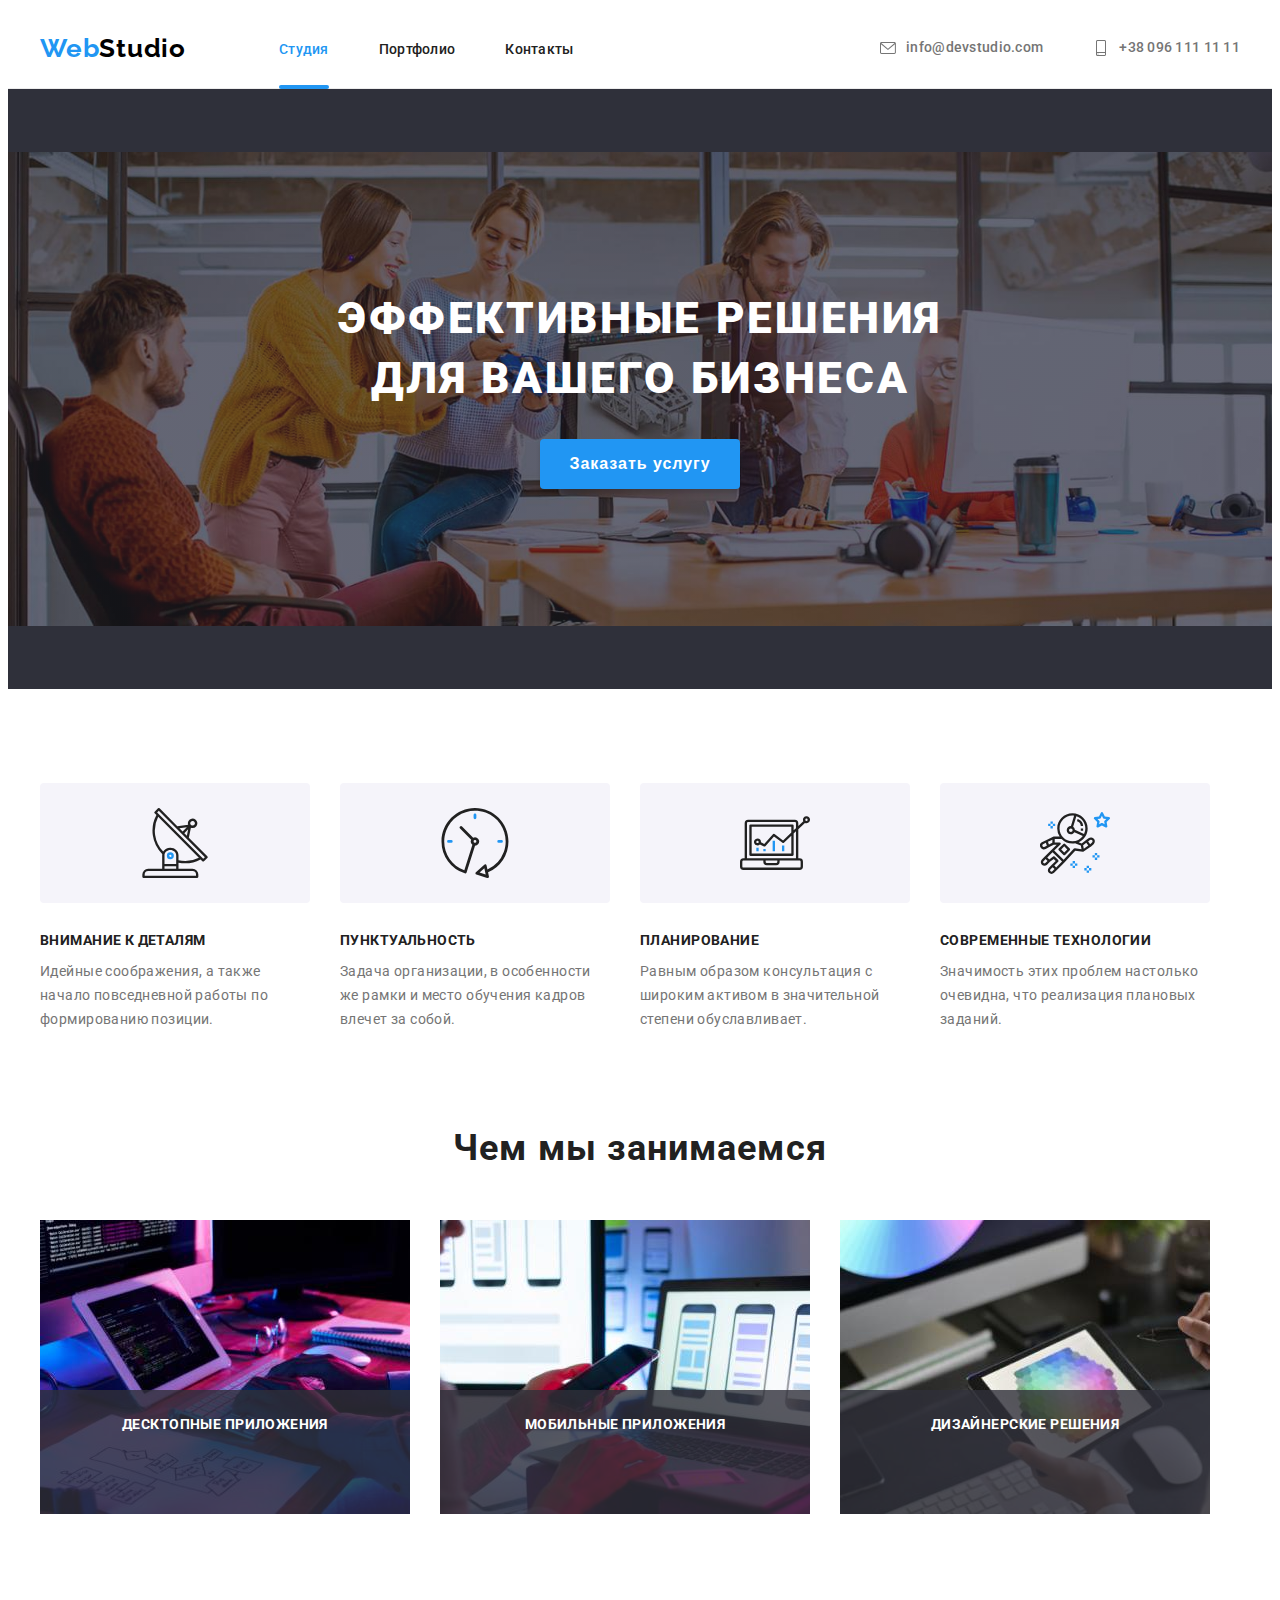
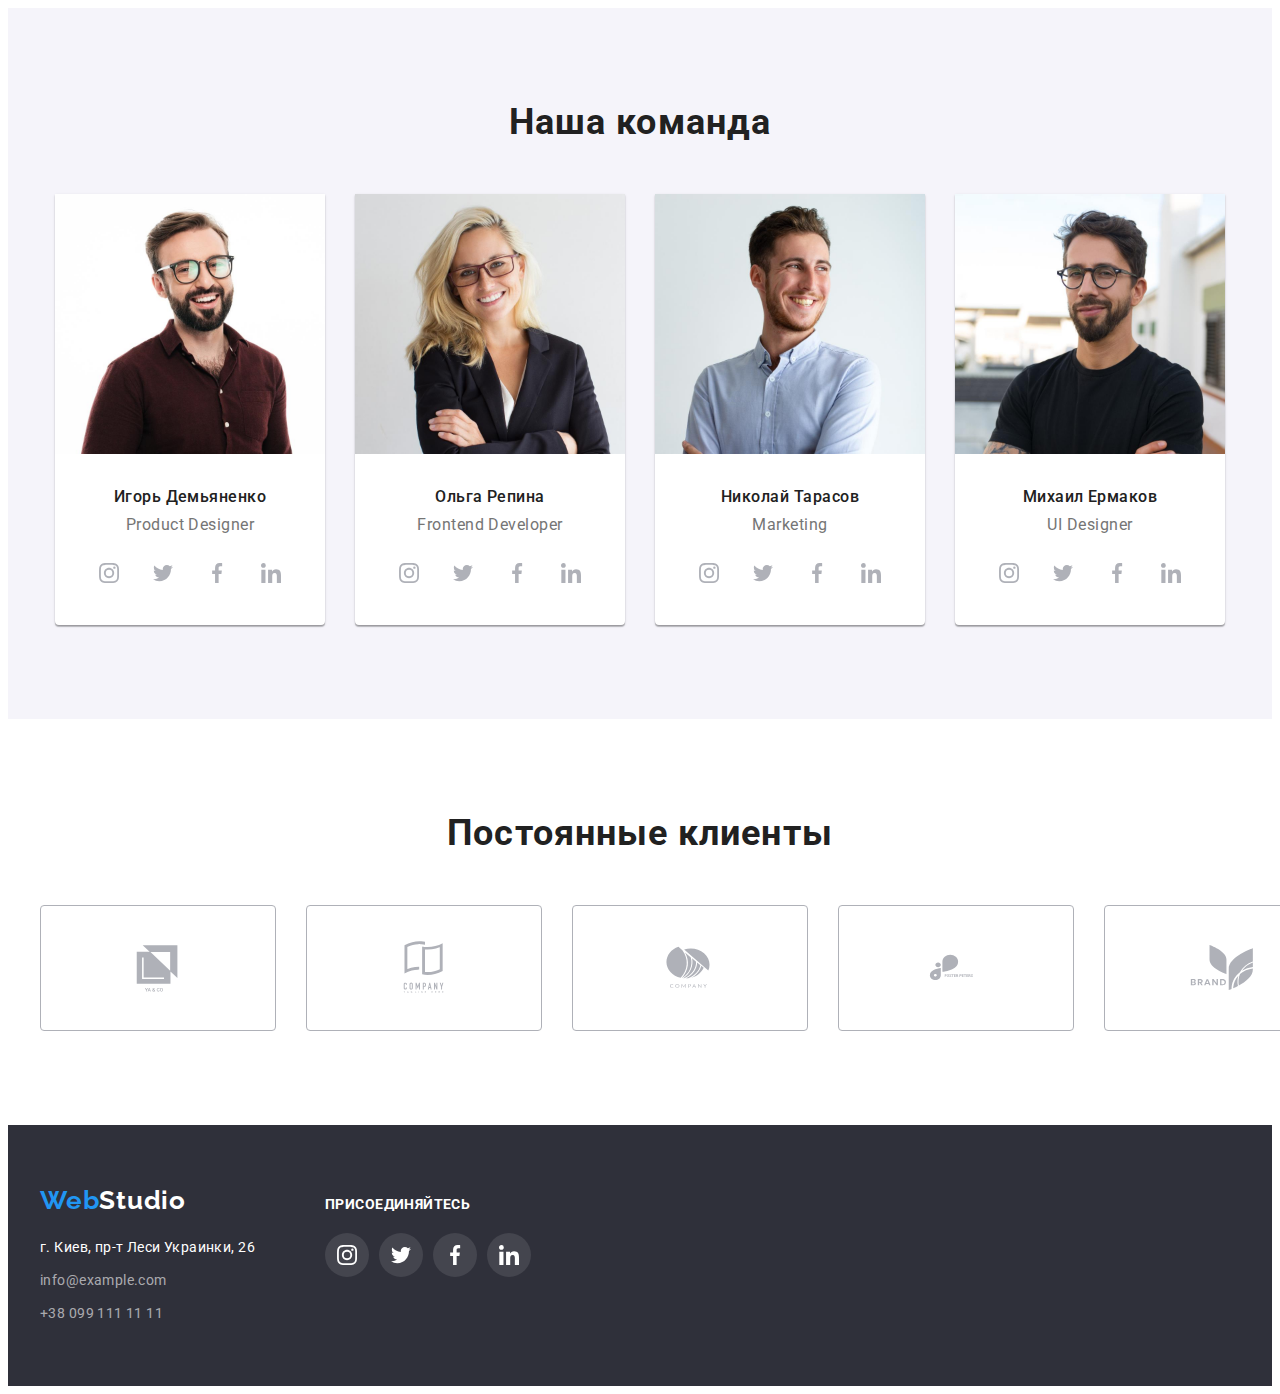
<file: index.html>
<!DOCTYPE html>
<html lang="ru">
<head>
    <meta charset="UTF-8">
    <meta http-equiv="X-UA-Compatible" content="IE=edge">
    <meta name="viewport" content="width=device-width, initial-scale=1.0">
    <title>WebStudio</title>
    <link rel="preconnect" href="https://fonts.googleapis.com">
    <link rel="preconnect" href="https://fonts.gstatic.com" crossorigin>
    <link href="https://fonts.googleapis.com/css2?family=Raleway:wght@700&family=Roboto:wght@400;500;700;900&display=swap" rel="stylesheet">
    <link rel="stylesheet" href="https://cdnjs.cloudflare.com/ajax/libs/modern-normalize/1.1.0/modern-normalize.min.css"
        integrity="sha512-wpPYUAdjBVSE4KJnH1VR1HeZfpl1ub8YT/NKx4PuQ5NmX2tKuGu6U/JRp5y+Y8XG2tV+wKQpNHVUX03MfMFn9Q=="
        crossorigin="anonymous" referrerpolicy="no-referrer" />
    <link rel="stylesheet" href="./css/style.css">
</head>
<body>
    <!-- шапка сайта -->
    <header class="header">
        <div class="header-container container">
                <nav class="header-nav">
                <a class="header-logo link" href="./index.html">Web<span class="second-logo">Studio</span> </a>
                <ul class="header-list list">
                    <li class="header-item">
                        <a class="header-link link current" href="./index.html">Студия</a>
                    </li>
                    <li class="header-item">
                        <a class="header-link link" href="./portfolio.html">Портфолио</a>
                    </li>
                    <li class="header-item">
                        <a class="header-link link" href="">Контакты</a>
                    </li>
                </ul>
            </nav>
            <ul class="header-contacts list">
                <li class="header-contacts-item" > 
                <a class="header-contacts link" href="mailto:info@devstudio.com">
                    <svg class="contacts-icon">
                        <use href="./images/icons.svg#icon-mail"></use>
                    </svg> 
                    info@devstudio.com
                    </a>
                </li>
                <li class="header-contacts-item" >
                    <a class="header-contacts link" href="tel:+380961111111">
                        <svg class="contacts-icon">
                            <use href="./images/icons.svg#icon-smartphone"></use>
                        </svg>
                        +38 096 111 11 11
                    </a>
                </li>
            </ul>
        </div>
    </header>
    <main>
        <!-- герой -->
        <section class="hero">
            <div class="hero-container container">
            <h1 class="hero-title">Эффективные решения для вашего бизнеса</h1>
                <button class="hero-btn" type="button" data-modal-open>Заказать услугу </button>
            </div>
        </section>
        <!--  приимущества -->
        <section class="advantages">
            <div class="container">
            <h2 aria-label="Наши приимущества"></h2>
            <ul class="advantages-list list">
                <li class="advantages-item ">
                    <div class="advantage-icon-bgc">
                        <svg class="advantages-item-icon" >
                            <use href="./images/icons.svg#icon-antenna">
                            </use>
                        </svg>
                    </div>
                    <h3 class="advantages-title">Внимание к деталям</h3>
                    <p class="advantages-text">Идейные соображения, а также начало повседневной работы по формированию позиции.</p>
                </li>
                <li class="advantages-item">
                    <div class="advantage-icon-bgc">
                        <svg class="advantages-item-icon">
                            <use href="./images/icons.svg#icon-clock">
                            </use>
                        </svg>
                    </div>
                    <h3 class="advantages-title">Пунктуальность</h3>
                    <p class="advantages-text">Задача организации, в особенности же рамки и место обучения кадров влечет за собой.</p>
                </li>
                <li class="advantages-item">
                    <div class="advantage-icon-bgc">
                        <svg class="advantages-item-icon">
                            <use href="./images/icons.svg#icon-diagram">
                            </use>
                        </svg>
                    </div>
                    <h3 class="advantages-title">Планирование</h3>
                    <p class="advantages-text">Равным образом консультация с широким активом в значительной степени обуславливает.</p>
                </li>
                <li class="advantages-item">
                    <div class="advantage-icon-bgc">
                        <svg class="advantages-item-icon">
                            <use href="./images/icons.svg#icon-astronaut">
                            </use>
                        </svg>
                    </div>
                    <h3 class="advantages-title">Современные технологии</h3>
                    <p class="advantages-text">Значимость этих проблем настолько очевидна, что реализация плановых заданий.</p>
                </li>
            </ul>
            </div>
        </section>
        <!-- чем мы занимаемся -->
        <section class="we-doing">
            <div class="container">
            <h2 class="we-doing-title">Чем мы занимаемся</h2>
            <ul class="we-doing-list list">
                <li class="we-doing-item">
                    <div class="we-doing-wraper">
                        <img src="./images/img-we-doing1.jpg" alt="Работа на планшете с клавиатурой" width="370" height="294">
                        <p class="we-doing-text">Десктопные приложения</p>
                    </div>
                </li>
                <li class="we-doing-item">
                    <div class="we-doing-wraper">
                        <img src="./images/img-we-doing2.jpg" alt="Работа на планшете с клавиатурой" width="370" height="294">
                        <p class="we-doing-text">Мобильные приложения</p>
                    </div>
                </li>
                <li class="we-doing-item">
                    <div class="we-doing-wraper">
                        <img src="./images/img-we-doing3.jpg" alt="Работа на планшете с клавиатурой" width="370" height="294">
                        <p class="we-doing-text">Дизайнерские решения</p>
                    </div>
                </li>
            </ul>
            </div>
        </section>
        <!-- команда -->
        <section class="team">
            <h2 class="team-title">Наша команда</h2>
            <ul class="team-list list" >
                <li class="team-item">
                    <img src="./images/img-team1.jpg" alt="Мужчина в очках" width="270" height="260">
                    <div class="team-item-container">
                    <h3 class="team-item-title">Игорь Демьяненко</h3>
                    <p class="team-item-text"><span lang="en">Product Designer</span></p>
                    <ul class="team-social-list">
                        <li class="team-social-item"> 
                            <a class="team-social-link" target="_blank" href="https://www.instagram.com/?hl=ru">
                                <svg class="team-social-icon" width="20" height="20">
                                    <use href="./images/icons.svg#icon-instagram">
                                    </use>
                                </svg>
                            </a>
                        </li>
                        <li class="team-social-item">
                            <a class="team-social-link" target="_blank" href="https://twitter.com/?lang=ru">
                                <svg class="team-social-icon" width="20" height="20">
                                    <use href="./images/icons.svg#icon-twitter">
                                    </use>
                                </svg>
                            </a>
                        </li>
                        <li class="team-social-item">
                            <a class="team-social-link" target="_blank" href="https://uk-ua.facebook.com/">
                                <svg class="team-social-icon" width="20" height="20">
                                    <use href="./images/icons.svg#icon-facebook">
                                    </use>
                                </svg>
                            </a>
                        </li>
                        <li class="team-social-item">
                            <a class="team-social-link" target="_blank" href="https://ru.linkedin.com/">
                                <svg class="team-social-icon" width="20" height="20">
                                    <use href="./images/icons.svg#icon-linkedin">
                                    </use>
                                </svg>
                            </a>
                        </li>
                    </ul>
                    </div>
                </li>
                <li class="team-item">
                    <img src="./images/img-team2.jpg" alt="Девушка в очках" width="270" height="260">
                    <div class="team-item-container">
                    <h3 class="team-item-title">Ольга Репина</h3>
                    <p class="team-item-text"><span lang="en">Frontend Developer</span></p>
                    <ul class="team-social-list">
                        <li class="team-social-item">
                            <a class="team-social-link" href="">
                                <svg class="team-social-icon" width="20" height="20">
                                    <use href="./images/icons.svg#icon-instagram">
                                    </use>
                                </svg>
                            </a>
                        </li>
                        <li class="team-social-item">
                            <a class="team-social-link" href="">
                                <svg class="team-social-icon" width="20" height="20">
                                    <use href="./images/icons.svg#icon-twitter">
                                    </use>
                                </svg>
                            </a>
                        </li>
                        <li class="team-social-item">
                            <a class="team-social-link" href="">
                                <svg class="team-social-icon" width="20" height="20">
                                    <use href="./images/icons.svg#icon-facebook">
                                    </use>
                                </svg>
                            </a>
                        </li>
                        <li class="team-social-item">
                            <a class="team-social-link" href="">
                                <svg class="team-social-icon" width="20" height="20">
                                    <use href="./images/icons.svg#icon-linkedin">
                                    </use>
                                </svg>
                            </a>
                        </li>
                    </ul>
                    </div>
                </li>
                <li class="team-item">
                    <img src="./images/img-team3.jpg" alt="Мужчина с бородой" width="270" height="260">
                    <div class="team-item-container">
                    <h3 class="team-item-title">Николай Тарасов</h3>
                    <p class="team-item-text"><span lang="en">Marketing</span></p>
                    <ul class="team-social-list">
                        <li class="team-social-item">
                            <a class="team-social-link" href="">
                                <svg class="team-social-icon" width="20" height="20">
                                    <use href="./images/icons.svg#icon-instagram">
                                    </use>
                                </svg>
                            </a>
                        </li>
                        <li class="team-social-item">
                            <a class="team-social-link" href="">
                                <svg class="team-social-icon" width="20" height="20">
                                    <use href="./images/icons.svg#icon-twitter">
                                    </use>
                                </svg>
                            </a>
                        </li>
                        <li class="team-social-item">
                            <a class="team-social-link" href="">
                                <svg class="team-social-icon" width="20" height="20">
                                    <use href="./images/icons.svg#icon-facebook">
                                    </use>
                                </svg>
                            </a>
                        </li>
                        <li class="team-social-item">
                            <a class="team-social-link" href="">
                                <svg class="team-social-icon" width="20" height="20">
                                    <use href="./images/icons.svg#icon-linkedin">
                                    </use>
                                </svg>
                            </a>
                        </li>
                    </ul>
                    </div>
                </li>
                <li class="team-item">
                    <img src="./images/img-team4.jpg" alt="Мужчина с бородой в очках" width="270" height="260">
                    <div class="team-item-container">
                    <h3 class="team-item-title">Михаил Ермаков</h3>
                    <p class="team-item-text"><span lang="en">UI Designer</span></p>
                    <ul class="team-social-list">
                        <li class="team-social-item">
                            <a class="team-social-link" href="">
                                <svg class="team-social-icon" width="20" height="20">
                                    <use href="./images/icons.svg#icon-instagram">
                                    </use>
                                </svg>
                            </a>
                        </li>
                        <li class="team-social-item">
                            <a class="team-social-link" href="">
                                <svg class="team-social-icon" width="20" height="20">
                                    <use href="./images/icons.svg#icon-twitter">
                                    </use>
                                </svg>
                            </a>
                        </li>
                        <li class="team-social-item">
                            <a class="team-social-link" href="">
                                <svg class="team-social-icon" width="20" height="20">
                                    <use href="./images/icons.svg#icon-facebook">
                                    </use>
                                </svg>
                            </a>
                        </li>
                        <li class="team-social-item">
                            <a class="team-social-link" href="">
                                <svg class="team-social-icon" width="20" height="20">
                                    <use href="./images/icons.svg#icon-linkedin">
                                    </use>
                                </svg>
                            </a>
                        </li>
                    </ul>
                    </div>
                </li>
            </ul>
        </section>
                    <!-----------------------------Постоянные клиенты ------------------------->
        <section class="clients">
            <div class="container">
            <h2  class="clients-title">Постоянные клиенты</h2>
            <ul class="clients-icon-list">
                <li class="clients-item-list">
                    <a href="" class="clients-icon-link">
                        <svg class="clients-icon">
                            <use href="./images/icons.svg#icon-client-one"></use>
                        </svg>
                    </a>
                </li>
                <li class="clients-item-list">
                    <a href="" class="clients-icon-link">
                        <svg class="clients-icon">
                            <use href="./images/icons.svg#icon-client-two"></use>
                        </svg>
                    </a>
                </li>
                <li class="clients-item-list">
                    <a href="" class="clients-icon-link">
                        <svg class="clients-icon">
                            <use href="./images/icons.svg#icon-client-three"></use>
                        </svg>
                    </a>
                </li>
                <li class="clients-item-list">
                    <a href="" class="clients-icon-link">
                        <svg class="clients-icon">
                            <use href="./images/icons.svg#icon-client-fourth"></use>
                        </svg>
                    </a>
                </li>
                <li class="clients-item-list">
                    <a href="" class="clients-icon-link">
                        <svg class="clients-icon">
                            <use href="./images/icons.svg#icon-client-five"></use>
                        </svg>
                    </a>
                </li>
                <li class="clients-item-list">
                    <a href="" class="clients-icon-link">
                        <svg class="clients-icon">
                            <use href="./images/icons.svg#icon-client-six"></use>
                        </svg>
                    </a>
                </li>
            </ul>
            </div>
        </section> 
    </main>
    <!-- футер -->
    <footer class="footer">
        <div class="container footer-base">
            <div>
                <a class="footer-logo link" href="./index.html">Web<span class="footer-second-logo">Studio</span> </a>
            <address class="footer-adress">
                <ul class="footer-list list">
                    <li class="footer-item">
                        <a class="footer-link link" target="_blank" href="https://goo.gl/maps/xMHKZM8JpJUc79RT8" target="_blank">г. Киев, пр-т Леси
                            Украинки, 26</a>
                    </li>
                    <li class="footer-item">
                        <a class="footer-mail link" href="mailto:info@example.com">info@example.com</a>
                    </li>
                    <li class="footer-item">
                        <a class="footer-tel link" href="tel:+380991111111">+38 099 111 11 11</a>
                    </li>
                </ul>
            </address>
            </div>
            <div class="subsribe">
                <h2 class="conect-title">присоединяйтесь</h2>
                <ul class="footer-social-list">
                    <li class="footer-social-item">
                        <a class="footer-social-link" target="_blank" href="https://www.instagram.com/?hl=ru">
                            <svg class="footer-social-icon" width="20" height="20">
                                <use href="./images/icons.svg#icon-instagram">
                                </use>
                            </svg>
                        </a>
                    </li>
                    <li class="footer-social-item">
                        <a class="footer-social-link" target="_blank" href="https://twitter.com/?lang=ru">
                            <svg class="footer-social-icon" width="20" height="20">
                                <use href="./images/icons.svg#icon-twitter">
                                </use>
                            </svg>
                        </a>
                    </li>
                    <li class="footer-social-item">
                        <a class="footer-social-link" target="_blank" href="https://uk-ua.facebook.com/">
                            <svg class="footer-social-icon" width="20" height="20">
                                <use href="./images/icons.svg#icon-facebook">
                                        
                                </use>
                            </svg>
                        </a>
                    </li>
                    <li class="footer-social-item">
                        <a class="footer-social-link" target="_blank" href="https://ru.linkedin.com/">
                            <svg class="footer-social-icon" width="20" height="20">
                                <use href="./images/icons.svg#icon-linkedin">
                                </use>
                            </svg>
                        </a>
                        </li>
                </ul>
            </div>
        </div>
    </footer>
    <div class="backdrop is-hidden" data-modal>
        <div class="modal">
            <button type="button" class="modal-close" data-modal-close>
                <svg class="close-icon" width="18" height="18">
                    <use href="./images/icons.svg#icon-close"></use>
                </svg>
            </button>
        </div>
    </div>
    <script src="./js/modal.js"></script>
</body>
</html>
</file>
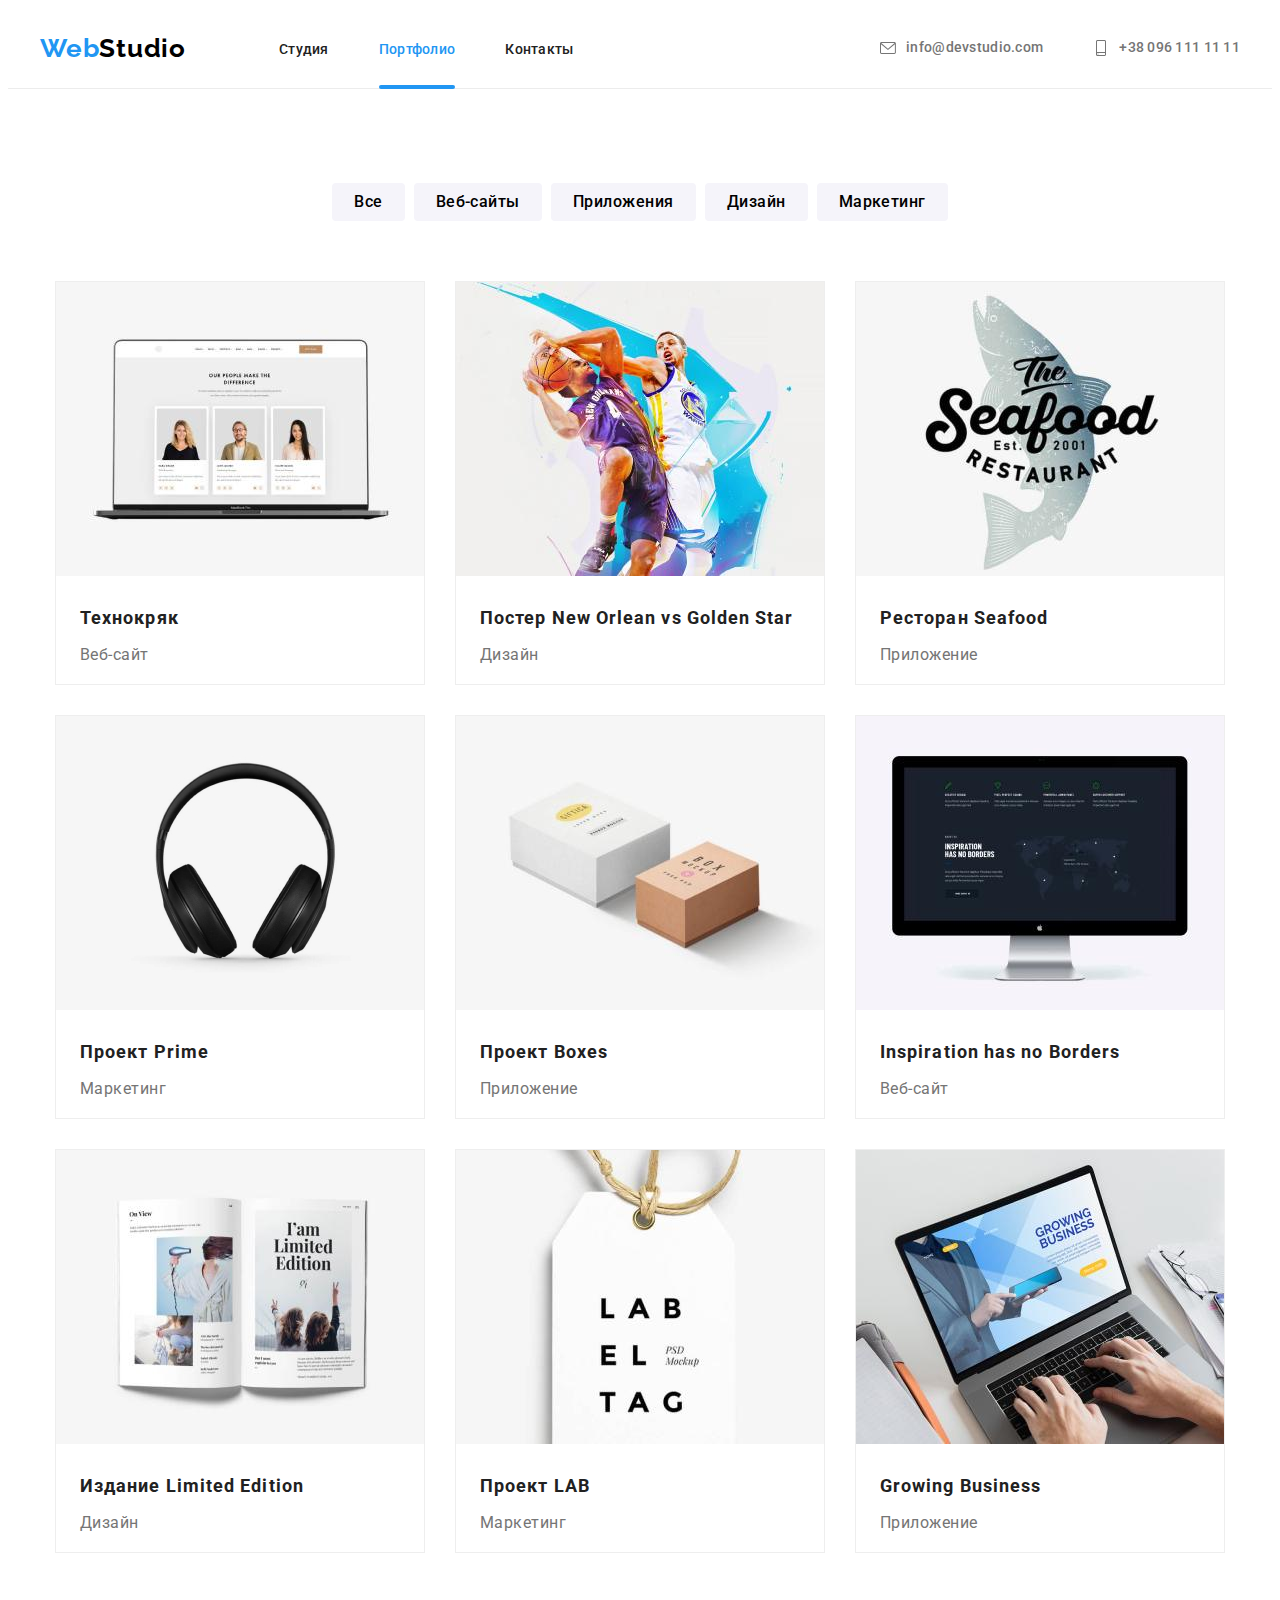
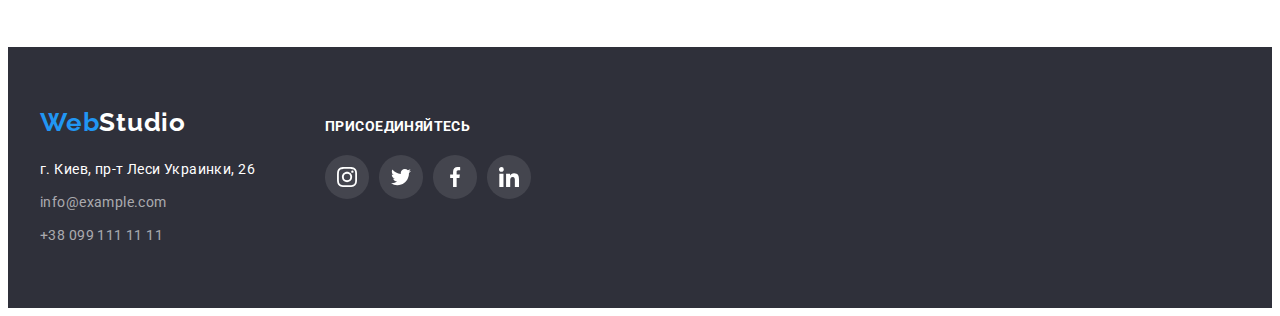
<file: portfolio.html>
<!DOCTYPE html>
<html lang="ru">
<head>
    <meta charset="UTF-8">
    <meta http-equiv="X-UA-Compatible" content="IE=edge">
    <meta name="viewport" content="width=device-width, initial-scale=1.0">
    <title>Portfolio</title>
<link rel="preconnect" href="https://fonts.googleapis.com">
<link rel="preconnect" href="https://fonts.gstatic.com" crossorigin>
<link href="https://fonts.googleapis.com/css2?family=Raleway:wght@700&family=Roboto:wght@400;500;700;900&display=swap" rel="stylesheet">
<link rel="stylesheet" href="https://cdnjs.cloudflare.com/ajax/libs/modern-normalize/1.1.0/modern-normalize.min.css"
    integrity="sha512-wpPYUAdjBVSE4KJnH1VR1HeZfpl1ub8YT/NKx4PuQ5NmX2tKuGu6U/JRp5y+Y8XG2tV+wKQpNHVUX03MfMFn9Q=="
    crossorigin="anonymous" referrerpolicy="no-referrer" />
<link rel="stylesheet" href="./css/style.css">
</head>
<body>
    <!-- шапка сайта -->
    <header class="header">
        <div class="header-container container">
            <nav class="header-nav">
                <a class="header-logo link" href="./index.html">Web<span class="second-logo">Studio</span> </a>
                <ul class="header-list list">
                    <li class="header-item">
                        <a class="header-link link " href="./index.html">Студия</a>
                    </li>
                    <li class="header-item">
                        <a class="header-link link current" href="./portfolio.html">Портфолио</a>
                    </li>
                    <li class="header-item">
                        <a class="header-link link" href="">Контакты</a>
                    </li>
                </ul>
            </nav>
            <ul class="header-contacts list">
                <li class="header-contacts-item">
                    <a class="header-contacts link" href="mailto:info@devstudio.com">
                        <svg class="contacts-icon">
                            <use href="./images/icons.svg#icon-mail"></use>
                        </svg>
                        info@devstudio.com
                    </a>
                </li>
                <li class="header-contacts-item">
                    <a class="header-contacts link" href="tel:+380961111111">
                        <svg class="contacts-icon">
                            <use href="./images/icons.svg#icon-smartphone"></use>
                        </svg>
                        +38 096 111 11 11
                    </a>
                </li>
            </ul>
        </div>
    </header>
        <main>
            <!-- кнопки проектов -->
            <h1 aria-label="Портфолио"></h1>
            <section class="main">
                <div class="container">
            <ul class="main-list-btn list" >
                <li class="main-item-btn ">
                    <button class="main-btn " type="button">Все</button>
                </li>
                <li class="main-item-btn">
                    <button class="main-btn " type="button">Веб-сайты</button>
                </li>
                <li class="main-item-btn">
                    <button class="main-btn " type="button">Приложения</button>
                </li>
                <li class="main-item-btn">
                    <button class="main-btn " type="button">Дизайн</button>
                </li>
                <li class="main-item-btn">
                    <button class="main-btn " type="button">Маркетинг</button>
                </li>
            </ul>
            <!-- проекты -->
            <h2 aria-label="Проекты"></h2>
            <ul class="main-projeckt-list list">
                <li class="projeckt-item">
                    <a class="projeck-link" href="">
                        <div class="projeckt-wraper">
                    <img src="./images/img-prod1.jpg" alt="сайт на ноутбуке" width="370" height="294">
                    <p class="projeckt-wraper-text">Технокряк это современная площадка распространения коронавируса. Компании используют эту платформу для цифрового
                    шпионажа и атак на защищённые сервера конкурентов.</p>
                    </div>
                    <div class="projeckt-item-container">
                        <h3 class="projeckt-title">Технокряк</h3>
                        <p class="projeckt-text">Веб-сайт</p>
                        </a>
                    </div>
                </li>
                <li class="projeckt-item">
                    <a class="projeck-link" href="">
                        <div class="projeckt-wraper">
                    <img src="./images/img-prod2.jpg" alt="дизайн постера" width="370" height="294">
                    <p class="projeckt-wraper-text">Технокряк это современная площадка распространения коронавируса. Компании используют эту платформу для цифрового
                    шпионажа и атак на защищённые сервера конкурентов.</p>
                    </div>
                    <div class="projeckt-item-container">
                        <h3 class="projeckt-title">Постер <span lang="en">New Orlean vs Golden Star</span></h3>
                        <p class="projeckt-text">Дизайн</p>
                    </div>
                    </a>
                </li>
                <li class="projeckt-item">
                    <a class="projeck-link" href="">
                        <div class="projeckt-wraper">
                            <img src="./images/img-prod3.jpg" alt="логотип ресторана" width="370" height="294">
                            <p class="projeckt-wraper-text">Технокряк это современная площадка распространения коронавируса. Компании используют эту платформу для цифрового
                    шпионажа и атак на защищённые сервера конкурентов.</p>
                        </div>
                    <div class="projeckt-item-container">
                        <h3 class="projeckt-title">Ресторан <span lang="en">Seafood</span></h3>
                        <p class="projeckt-text">Приложение</p>
                    </div>
                    </a>
                </li>
                <li class="projeckt-item">
                    <a class="projeck-link" href="">
                        <div class="projeckt-wraper">
                    <img src="./images/img-prod4.jpg" alt="наушники" width="370" height="294">
                    <p class="projeckt-wraper-text">Технокряк это современная площадка распространения коронавируса. Компании используют эту платформу для цифрового
                    шпионажа и атак на защищённые сервера конкурентов.</p>
                    </div>
                    <div class="projeckt-item-container">
                        <h3 class="projeckt-title">Проект <span>Prime</span></h3>
                        <p class="projeckt-text">Маркетинг</p>
                    </div>
                    </a>
                </li>
                <li class="projeckt-item">
                    <a class="projeck-link" href="">
                        <div class="projeckt-wraper">
                    <img src="./images/img-prod5.jpg" alt="две коробки" width="370" height="294">
                    <p class="projeckt-wraper-text">Технокряк это современная площадка распространения коронавируса. Компании используют эту платформу для цифрового
                    шпионажа и атак на защищённые сервера конкурентов.</p>
                    </div>
                    <div class="projeckt-item-container">
                        <h3 class="projeckt-title">Проект <span lang="en">Boxes</span></h3>
                        <p class="projeckt-text">Приложение</p>
                    </div>
                    </a>
                </li>
                <li class="projeckt-item"> 
                    <a class="projeck-link" href="">
                        <div class="projeckt-wraper">
                    <img src="./images/img-prod6.jpg" alt="изображение сайта на мониторе" width="370" height="294">
                    <p class="projeckt-wraper-text">Технокряк это современная площадка распространения коронавируса. Компании используют эту платформу для цифрового
                    шпионажа и атак на защищённые сервера конкурентов.</p>
                    </div>
                    <div class="projeckt-item-container">
                        <h3 class="projeckt-title"><span lang="en">Inspiration has no Borders</span></h3>
                        <p class="projeckt-text">Веб-сайт</p>
                    </div>
                    </a>
                </li>
                <li class="projeckt-item">
                    <a class="projeck-link" href="">
                        <div class="projeckt-wraper">
                    <img src="./images/img-prod7.jpg" alt="журнал на сером фоне" width="370" height="294">
                    <p class="projeckt-wraper-text">Технокряк это современная площадка распространения коронавируса. Компании используют эту платформу для цифрового
                    шпионажа и атак на защищённые сервера конкурентов.</p>
                    </div>
                    <div class="projeckt-item-container"
                        ><h3 class="projeckt-title">Издание <span lang="en">Limited Edition</span></h3>
                        <p class="projeckt-text">Дизайн</p>
                    </div>
                    </a>
                </li>
                <li class="projeckt-item">
                    <a class="projeck-link" href="">
                        <div class="projeckt-wraper">
                    <img src="./images/img-prod8.jpg" alt="логотип проекта" width="370" height="294">
                    <p class="projeckt-wraper-text">Технокряк это современная площадка распространения коронавируса. Компании используют эту платформу для цифрового
                    шпионажа и атак на защищённые сервера конкурентов.</p>
                    </div>
                    <div class="projeckt-item-container">
                        <h3 class="projeckt-title">Проект <span lang="en">LAB</span></h3>
                        <p class="projeckt-text">Маркетинг</p>
                    </div>
                    </a>
                </li>
                <li class="projeckt-item">
                    <a class="projeck-link" href="">
                        <div class="projeckt-wraper">
                    <img src="./images/img-prod9.jpg" alt="приложение на ноутбуке" width="370" height="294">
                    <p class="projeckt-wraper-text">Технокряк это современная площадка распространения коронавируса. Компании используют эту платформу для цифрового
                    шпионажа и атак на защищённые сервера конкурентов.</p>
                    </div>
                    <div class="projeckt-item-container">
                        <h3 class="projeckt-title"><span lang="en">Growing Business</span></h3>
                    <p class="projeckt-text">Приложение</p>
                    </div>
                    </a>
                </li>
            </ul>
            </div>
            </section>
        </main>
    <!-- футер -->
    <footer class="footer">
        <div class="container footer-base">
            <div>
                <a class="footer-logo link" href="./index.html">Web<span class="footer-second-logo">Studio</span> </a>
                <address class="footer-adress">
                    <ul class="footer-list list">
                        <li class="footer-item">
                            <a class="footer-link link" target="_blank" href="https://goo.gl/maps/xMHKZM8JpJUc79RT8"
                                target="_blank">г. Киев, пр-т Леси
                                Украинки, 26</a>
                        </li>
                        <li class="footer-item">
                            <a class="footer-mail link" href="mailto:info@example.com">info@example.com</a>
                        </li>
                        <li class="footer-item">
                            <a class="footer-tel link" href="tel:+380991111111">+38 099 111 11 11</a>
                        </li>
                    </ul>
                </address>
            </div>
            <div class="subsribe">
                <h2 class="conect-title">присоединяйтесь</h2>
                <ul class="footer-social-list">
                    <li class="footer-social-item">
                        <a class="footer-social-link" target="_blank" href="https://www.instagram.com/?hl=ru">
                            <svg class="footer-social-icon" width="20" height="20">
                                <use href="./images/icons.svg#icon-instagram">
                                </use>
                            </svg>
                        </a>
                    </li>
                    <li class="footer-social-item">
                        <a class="footer-social-link" target="_blank" href="https://twitter.com/?lang=ru">
                            <svg class="footer-social-icon" width="20" height="20">
                                <use href="./images/icons.svg#icon-twitter">
                                </use>
                            </svg>
                        </a>
                    </li>
                    <li class="footer-social-item">
                        <a class="footer-social-link" target="_blank" href="https://uk-ua.facebook.com/">
                            <svg class="footer-social-icon" width="20" height="20">
                                <use href="./images/icons.svg#icon-facebook">
                                </use>
                            </svg>
                        </a>
                    </li>
                    <li class="footer-social-item">
                        <a class="footer-social-link" target="_blank" href="https://ru.linkedin.com/">
                            <svg class="footer-social-icon" width="20" height="20">
                                <use href="./images/icons.svg#icon-linkedin">
                                </use>
                            </svg>
                        </a>
                    </li>
                </ul>
            </div>
        </div>
    </footer>
</body>
</html>
</file>
<file: css/style.css>
:root {
  --first-title-color: #ffffff;
  --second-tittle-color: #212121;
  --accent-color: #2196f3;
  --first-text-color: #757575;
  --adress-color: rgba(255, 255, 255, 0.6);
  --first-background-color: #ffffff;
  --hero-background-color: #2f303a;
  --main-background-color: #e5e5e5;
  --team-background-color: #f5f4fa;
}

body {
  font-family: "Roboto", sans-serif;
  background-color: #ffffff;
  font-style: normal;
}

p,
h1,
h2,
h3,
h4,
h5,
h6 {
  margin: 0px;
}

ul {
  margin: 0;
  padding: 0;
  list-style: none;
}

.link {
  text-decoration: none;
}

.container {
  width: 1200px;
  padding-right: 15px;
  padding-left: 15px;
  margin: 0 auto;
}

/* -------------------------------------------стилизация хедера------------------------------------- */

.header {
  border-bottom: 1px solid #ececec;
}

.header-logo {
  font-family: Raleway;
  font-weight: 700;
  font-size: 26px;
  line-height: 1.19;
  letter-spacing: 0.03em;
  color: var(--accent-color);
  margin-right: 93px;
}

.second-logo {
  font-family: Raleway;
  font-weight: 700;
  font-size: 26px;
  line-height: 1.19;
  letter-spacing: 0.03em;
  color: #000000;
}

.header-container {
  display: flex;
  align-items: center;
  width: 1200px;
  height: 80px;
}

.header-nav {
  display: flex;
  align-items: center;
}

.header-list {
  display: flex;
}

.header-contacts {
  display: flex;
  margin-left: auto;
}

.header-contacts-item {
  display: inline-block;
  align-items: baseline;
}

.header-contacts-item:not(:first-child) {
  margin-left: 50px;
}

.contacts-icon {
  fill: currentColor;
  margin-right: 10px;
  width: 16px;
  height: 16px;
}

.header-item:not(:last-child) {
  margin-right: 50px;
}

.header-link {
  font-style: normal;
  font-weight: 500;
  font-size: 14px;
  line-height: 1.14;
  letter-spacing: 0.02em;
  color: var(--second-tittle-color);
  padding-top: 32px;
  padding-bottom: 32px;
  transition-property: color;
  transition-duration: 250ms;
  transition-timing-function: cubic-bezier(0.4, 0, 0.2, 1);
  position: relative;
}

.header-contacts {
  font-style: normal;
  font-weight: 500;
  font-size: 14px;
  line-height: 1.14;
  letter-spacing: 0.02em;
  color: var(--first-text-color);
  padding-top: 32px;
  padding-bottom: 32px;
  transition-property: color;
  transition-duration: 250ms;
  transition-timing-function: cubic-bezier(0.4, 0, 0.2, 1);
}

/* .header-mail {
  font-style: normal;
  font-weight: 500;
  font-size: 14px;
  line-height: 1.14;
  letter-spacing: 0.02em;
  color: var(--first-text-color);
  padding-top: 32px;
  padding-bottom: 32px;
} */

.header-link:hover,
.header-link:focus {
  color: var(--accent-color);
}

.header-contacts:hover,
.header-contacts:focus {
  color: var(--accent-color);
}

.current {
  color: var(--accent-color);
}
.current::after {
  content: "";
  width: 100%;
  height: 4px;
  background-color: var(--accent-color);
  position: absolute;
  left: 0;
  bottom: 0;
  border-radius: 10px;
}

/* ---------------------------------------------стилизация героя----------------------------------- */
.hero {
  background-color: var(--hero-background-color);
  background-image: linear-gradient(
      rgba(47, 48, 58, 0.4),
      rgba(47, 48, 58, 0.4)
    ),
    url(../images/hero-bg.jpg);
  background-repeat: no-repeat;
  background-position: center;
  background-size: contain;
  max-width: 1600px;
  height: 600px;
  margin: 0 auto;
}

.hero-container {
  padding-top: 200px;
  padding-bottom: 200px;
}

.hero-title {
  font-weight: 900;
  font-size: 44px;
  line-height: 1.36;
  text-align: center;
  letter-spacing: 0.06em;
  text-transform: uppercase;
  color: #ffffff;
  width: 696px;
  height: 120px;
  margin: auto;
  margin-bottom: 30px;
}

.hero-btn {
  font-weight: 700;
  font-size: 16px;
  line-height: 1.87;
  justify-content: center;
  display: flex;
  align-items: center;
  text-align: center;
  letter-spacing: 0.06em;
  color: var(--first-title-color);
  background: #2196f3;
  box-shadow: 0px 4px 4px rgba(0, 0, 0, 0.15);
  border-radius: 4px;
  cursor: pointer;
  width: 200px;
  height: 50px;
  border: 0px;
  margin: auto;
  transition: transform 250ms cubic-bezier(0.4, 0, 0.2, 1);
}

.hero-btn:hover,
.hero-btn:focus {
  transform: scale(1.2);
}

/* --------------------------------------------секция преимуществ----------------------------------------- */

.advantages {
  margin: auto;
  padding-top: 94px;
  padding-bottom: 94px;
}

.advantages-list {
  display: flex;
}

.advantages-item:not(:last-child) {
  margin-right: 30px;
  height: 251px;
}

.advantage-icon-bgc {
  display: flex;
  align-items: center;
  justify-content: center;
  width: 270px;
  height: 120px;
  margin-bottom: 30px;
  border-radius: 4px;
  background-color: #f5f4fa;
}

.advantages-item-icon {
  width: 70px;
  height: 70px;
}

.advantages-title {
  font-weight: 700;
  font-size: 14px;
  line-height: 1.14;
  letter-spacing: 0.03em;
  text-transform: uppercase;
  color: var(--second-tittle-color);
  margin-bottom: 10px;
}

.advantages-text {
  font-size: 14px;
  line-height: 24px;
  letter-spacing: 0.03em;
  color: var(--first-text-color);
  width: 270px;
  height: 75px;
}

/* --------------------------------------------секция we  doing ------------------------------------------------*/

.we-doing {
  padding-bottom: 94px;
}

.we-doing-title {
  font-weight: 700;
  font-size: 36px;
  line-height: 1.16;
  text-align: center;
  letter-spacing: 0.03em;
  color: var(--second-tittle-color);
  margin-bottom: 50px;
}

.we-doing-list {
  display: flex;
}

.we-doing-wraper {
  position: relative;
  width: 370px;
  height: 294px;
}

.we-doing-text {
  position: absolute;
  bottom: 0;
  height: 70px;
  width: 100%;
  font-weight: 700;
  font-size: 14px;
  line-height: 1.14;
  text-align: center;
  letter-spacing: 0.03em;
  text-transform: uppercase;
  color: #ffffff;
  background: rgba(47, 48, 58, 0.8);
  padding: 27px 0;
  margin: 0;
}

.we-doing-item:not(:last-child) {
  margin-right: 30px;
}

/* ---------------------------------------------секция команда------------------------------------------------------ */

.team {
  background-color: #f5f4fa;
  padding-top: 94px;
  padding-bottom: 94px;
}

.team-title {
  font-weight: 700;
  font-size: 36px;
  line-height: 1.16;
  text-align: center;
  letter-spacing: 0.03em;
  color: var(--second-tittle-color);
  margin-bottom: 50px;
}

.team-list {
  display: flex;
  justify-content: center;
}

.team-item {
  background-color: #ffffff;
  margin-right: 30px;
  /* width: 270px;
  height: 368px; */
  background: #ffffff;

  box-shadow: 0px 1px 3px rgba(0, 0, 0, 0.12), 0px 1px 1px rgba(0, 0, 0, 0.14),
    0px 2px 1px rgba(0, 0, 0, 0.2);
  border-radius: 0px 0px 4px 4px;
}

.team-item:last-child {
  margin-right: 0px;
}

.team-item-container {
  padding-top: 30px;
  padding-bottom: 30px;
}

.team-item-title {
  font-weight: 500;
  font-size: 16px;
  line-height: 1.18;
  text-align: center;
  letter-spacing: 0.03em;
  color: var(--second-tittle-color);
  margin-bottom: 10px;
}

.team-item-text {
  font-size: 16px;
  line-height: 1.18;
  text-align: center;
  letter-spacing: 0.03em;
  color: var(--first-text-color);
  margin-bottom: 16px;
}

.team-social-list {
  display: flex;
  justify-content: center;
}

.team-social-item {
  width: 44px;
  height: 44px;
}

.team-social-item + .team-social-item {
  margin-left: 10px;
}

.team-social-link {
  width: 100%;
  height: 100%;
  border-radius: 50%;
  display: flex;
  align-items: center;
  justify-content: center;
  transition: background-color 250ms cubic-bezier(0.4, 0, 0.2, 1);
}

.team-social-icon {
  fill: #afb1b8;
}

.team-social-link:hover,
.team-social-link:focus {
  background-color: #2196f3;
}

.team-social-link:hover .team-social-icon,
.team-social-link:focus .team-social-icon {
  fill: #ffffff;
}

/* ---------------------------------------------постоянные клиенты------------------------------------- */

.clients-title {
  font-weight: 700;
  font-size: 36px;
  line-height: 1.16;
  text-align: center;
  letter-spacing: 0.03em;
  color: var(--second-tittle-color);
  padding-top: 94px;
  padding-bottom: 50px;
}

.clients-icon-list {
  padding-bottom: 94px;
  display: flex;
}
.clients-item-list {
  display: flex;
  justify-content: center;
  align-items: center;
  margin-right: 30px;
}
.clients-item-list:last-child {
  margin-right: 0px;
}
.clients-icon-link {
  display: flex;
  justify-content: center;
  align-items: center;
  padding: 16px 32px;
  width: 170px;
  height: 92px;
  border: 1px solid #afb1b8;
  border-radius: 4px;
  transition: border 250ms cubic-bezier(0.4, 0, 0.2, 1);
}

.clients-icon {
  width: 106px;
  height: 60px;
  fill: #afb1b8;
  transition: fill 250ms cubic-bezier(0.4, 0, 0.2, 1);
}

.clients-icon-link:hover .clients-icon,
.clients-icon-link:focus .clients-icon {
  fill: #2196f3;
}

.clients-icon-link:hover,
.clients-icon-link:focus {
  border: 1px solid #2196f3;
}

/* .clients-item {
  display: flex;
  justify-content: center;
  align-items: center;
  margin-right: 30px;
}

.clients-item:last-child {
  margin-right: 0px;
}

.clients-icon-link {
  display: flex;
  justify-content: center;
  align-items: center;
  padding: 16px 32px;
  width: 170px;
  height: 92px;
  border: 1px solid #afb1b8;
  border-radius: 4px;
  cursor: pointer;
}

.clients-item-icon {
  width: 106px;
  height: 60px;
  fill: #afb1b8;
}

.clients-icon-link:hover,
.clients-item-link:focus {
  color: #2196f3;
  border: 1px solid #2196f3;
} */

/* -------------------------------------------стилизация футера---------------------------------------- */

.footer {
  background-color: #2f303a;
  padding-top: 60px;
  padding-bottom: 60px;
}

.footer-logo {
  display: block;
  font-family: Raleway;
  font-weight: 700;
  font-size: 26px;
  line-height: 1.19;
  letter-spacing: 0.03em;
  color: var(--accent-color);
  margin-bottom: 20px;
  width: 135px;
}

.footer-second-logo {
  font-family: Raleway;
  font-weight: 700;
  font-size: 26px;
  line-height: 1.19;
  letter-spacing: 0.03em;
  color: var(--first-background-color);
}

.footer-link {
  font-style: normal;
  font-size: 14px;
  line-height: 1.71;
  letter-spacing: 0.03em;
  color: var(--first-background-color);
}

.footer-item {
  margin-bottom: 9px;
}

.footer-item:last-child {
  margin-bottom: 0px;
}

.footer-mail:hover,
.footer-mail:focus {
  color: var(--accent-color);
}

.footer-tel:hover,
.footer-tel:focus {
  color: var(--accent-color);
}

.footer-mail {
  font-style: normal;
  font-size: 14px;
  line-height: 1.71;
  letter-spacing: 0.03em;
  color: var(--adress-color);
  transition: color 250ms cubic-bezier(0.4, 0, 0.2, 1);
}

.footer-tel {
  font-style: normal;
  font-size: 14px;
  line-height: 1.71;
  letter-spacing: 0.03em;
  color: var(--adress-color);
  transition: color 250ms cubic-bezier(0.4, 0, 0.2, 1);
}

.footer-base {
  display: flex;
}

.subsribe {
  margin-top: 12px;
  margin-left: 70px;
  width: 206px;
}

.conect-title {
  font-family: Roboto;
  font-style: normal;
  font-weight: bold;
  font-size: 14px;
  line-height: 1.14;
  letter-spacing: 0.03em;
  text-transform: uppercase;
  color: #ffffff;
  margin-bottom: 20px;
}

.footer-social-list {
  display: flex;
  justify-content: center;
}

.footer-social-item {
  width: 44px;
  height: 44px;
}

.footer-social-item + .footer-social-item {
  margin-left: 10px;
}

.footer-social-link {
  width: 100%;
  height: 100%;
  border-radius: 50%;
  display: flex;
  align-items: center;
  justify-content: center;
  background: rgba(255, 255, 255, 0.1);
  transition: background-color 250ms cubic-bezier(0.4, 0, 0.2, 1);
}

.footer-social-icon {
  fill: #ffffff;
}

.footer-social-link:hover,
.footer-social-link:focus {
  background-color: #2196f3;
}

.footer-social-link:hover .footer-social-icon,
.footer-social-link:focus .footer-social-icon {
  fill: #ffffff;
}
/* ------------------------------------------модалка--------------------------------------------------- */

.backdrop {
  width: 100vw;
  height: 100vh;
  background-color: rgba(0, 0, 0, 0.25);
  position: fixed;
  left: 0;
  top: 0;
  transition: opacity 250ms cubic-bezier(0.4, 0, 0.2, 1);
}

.modal {
  width: 528px;
  min-height: 581px;
  background-color: #ffffff;
  border-radius: 5px;
  position: absolute;
  top: 50%;
  left: 50%;
  transform: translate(-50%, -50%);
  transition: transform 250ms cubic-bezier(0.4, 0, 0.2, 1);
}

.modal-close {
  position: absolute;
  top: 10px;
  right: 10px;
  width: 30px;
  height: 30px;
  background-color: #ffffff;
  border: 1px solid rgba(0, 0, 0, 0.1);
  border-radius: 50%;
  display: flex;
  align-items: center;
  justify-content: center;
}

.is-hidden {
  opacity: 0;
  pointer-events: none;
}
/* ------------------------------------оформление страницы портфолио------------------------------- */

.main {
  background-color: #ffffff;
  padding-top: 94px;
  padding-bottom: 94px;
}

.main-btn:hover,
.main-btn:focus {
  color: var(--first-background-color);
  background-color: var(--accent-color);
}

/* --------------------------------оформление фильтров-------------------------- */

.main-list-btn {
  display: flex;
  justify-content: center;
  margin-bottom: 34px;
  width: 615px;
  height: 64px;
  margin-left: auto;
  margin-right: auto;
}

.main-item-btn:not(:last-child) {
  margin-right: 9px;
}

.main-btn {
  border: 0px;
  font-family: Roboto;
  font-style: normal;
  font-weight: 500;
  font-size: 16px;
  line-height: 1.62;
  text-align: center;
  letter-spacing: 0.03em;
  background-color: #f5f4fa;
  border-radius: 4px;
  cursor: pointer;
  padding: 6px 22px 6px 22px;
  white-space: nowrap;
  transition: background-color 250ms cubic-bezier(0.4, 0, 0.2, 1),
    color 250ms cubic-bezier(0.4, 0, 0.2, 1);
}

.main-btn:active {
  border: 0px;
  font-family: Roboto;
  font-style: normal;
  font-weight: 500;
  font-size: 16px;
  line-height: 1.62;
  text-align: center;
  letter-spacing: 0.03em;
  color: #ffffff;
  background: #2196f3;
  /* shadow-middle */
  box-shadow: 0px 3px 1px rgba(0, 0, 0, 0.1), 0px 1px 2px rgba(0, 0, 0, 0.08),
    0px 2px 2px rgba(0, 0, 0, 0.12);
  border-radius: 4px;
  cursor: pointer;
}

.main-projeckt-list {
  display: flex;
  flex-wrap: wrap;
  justify-content: center;
}

.projeckt-item {
  margin-right: 30px;
  margin-bottom: 30px;
  width: 370px;
  height: 404px;
  background: #ffffff;
  border: 1px solid #eeeeee;
  box-sizing: border-box;
  overflow: hidden;
  transition: box-shadow 250ms cubic-bezier(0.4, 0, 0.2, 1);
}

.projeckt-wraper {
  position: relative;
  overflow: hidden;
}

.projeckt-wraper-text {
  position: absolute;
  top: 0;
  left: 0;
  height: 100%;
  font-style: roboto;
  font-size: 18px;
  line-height: 1.56;
  padding: 63px 24px;
  color: #ffffff;
  background: rgba(33, 150, 243, 0.9);
  transform: translateY(100%);
  transition: transform 250ms cubic-bezier(0.4, 0, 0.2, 1);
}

.projeckt-item:hover .projeckt-wraper-text {
  transform: translateY(0%);
}

.projeckt-item:hover {
  box-shadow: 0px 1px 1px rgba(0, 0, 0, 0.12), 0px 4px 4px rgba(0, 0, 0, 0.06),
    1px 4px 6px rgba(0, 0, 0, 0.16);
}

.projeckt-item:nth-child(3n + 3) {
  margin-right: 0px;
}

.projeckt-item:nth-last-child(-n + 3) {
  margin-bottom: 0;
}

.projeckt-item-container {
  padding-top: 20px;
  padding-bottom: 20px;
  padding-right: 24px;
  padding-left: 24px;
}

.projeck-link {
  text-decoration: none;
}

.projeckt-title {
  font-size: 18px;
  line-height: 2;
  letter-spacing: 0.06em;
  color: var(--second-tittle-color);
  margin-bottom: 4px;
}

.projeckt-text {
  font-size: 16px;
  line-height: 1.87;
  letter-spacing: 0.03em;
  color: var(--first-text-color);
}
</file>
